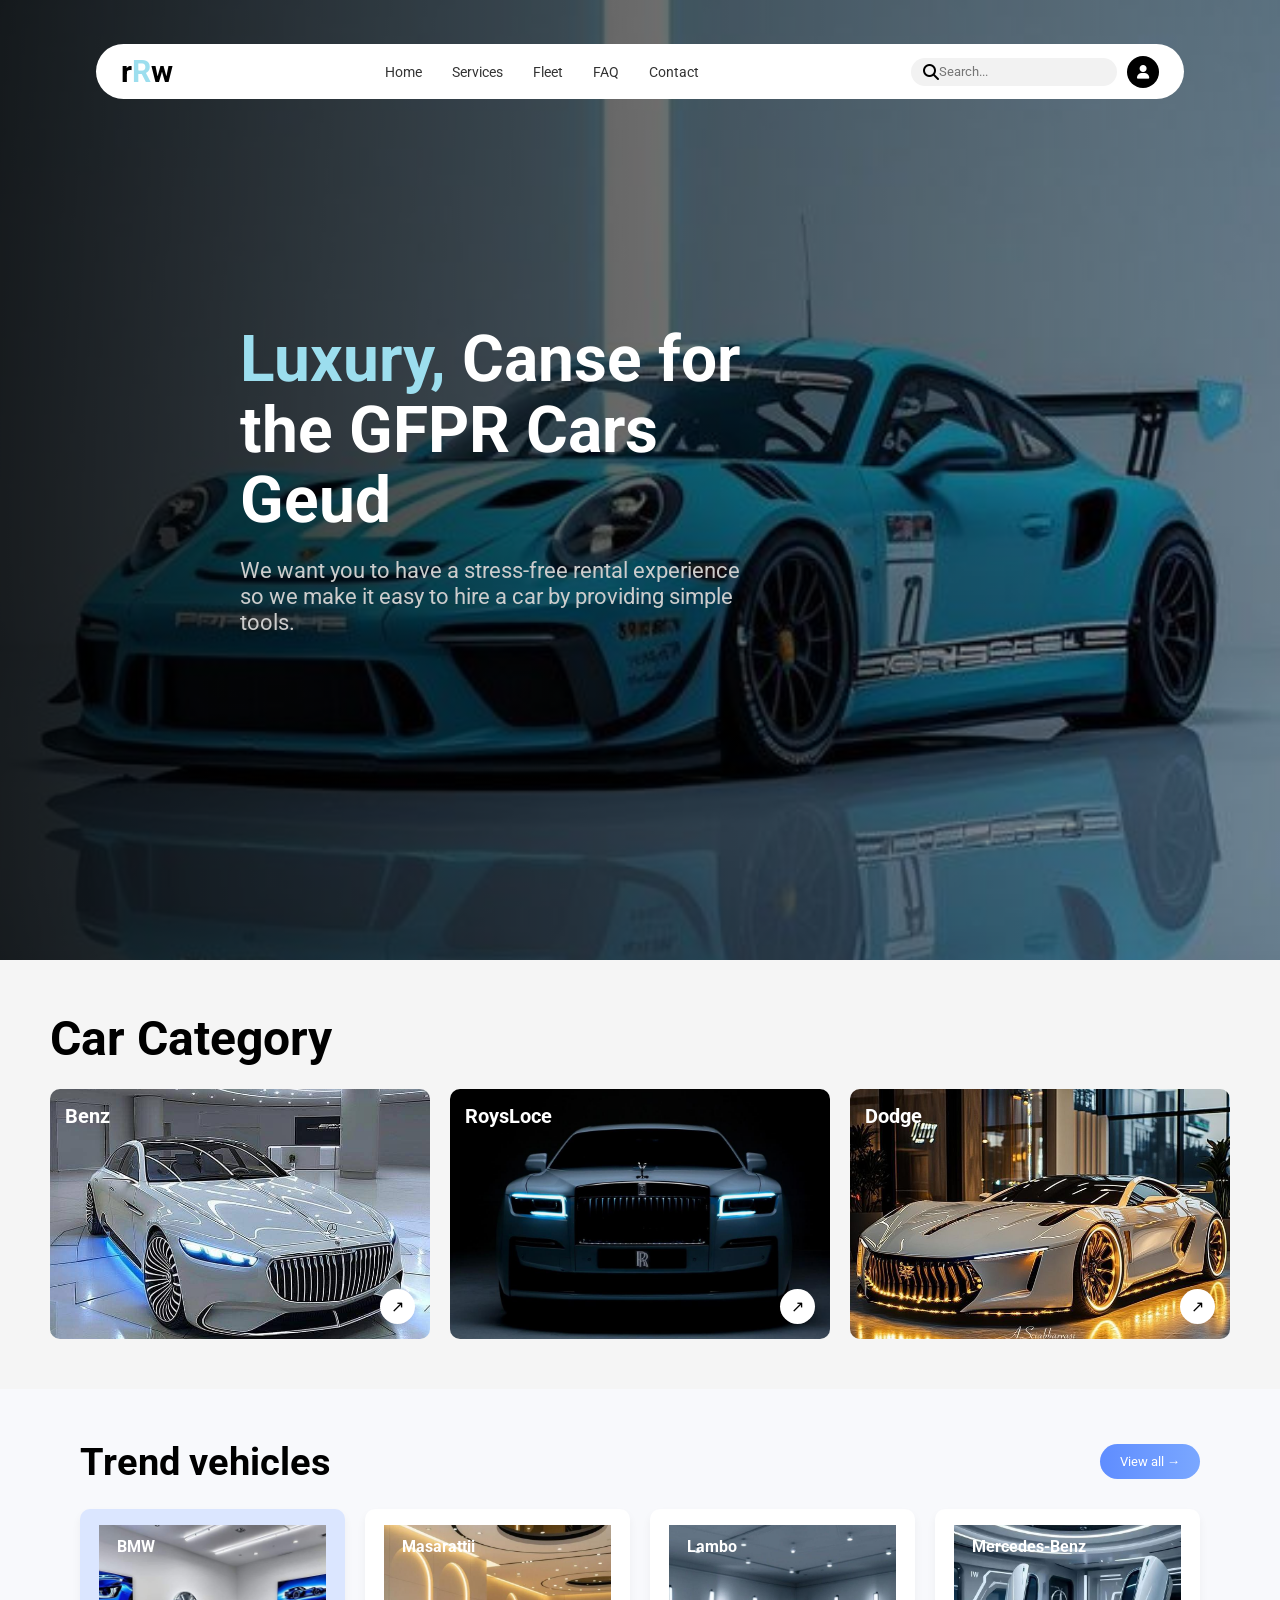
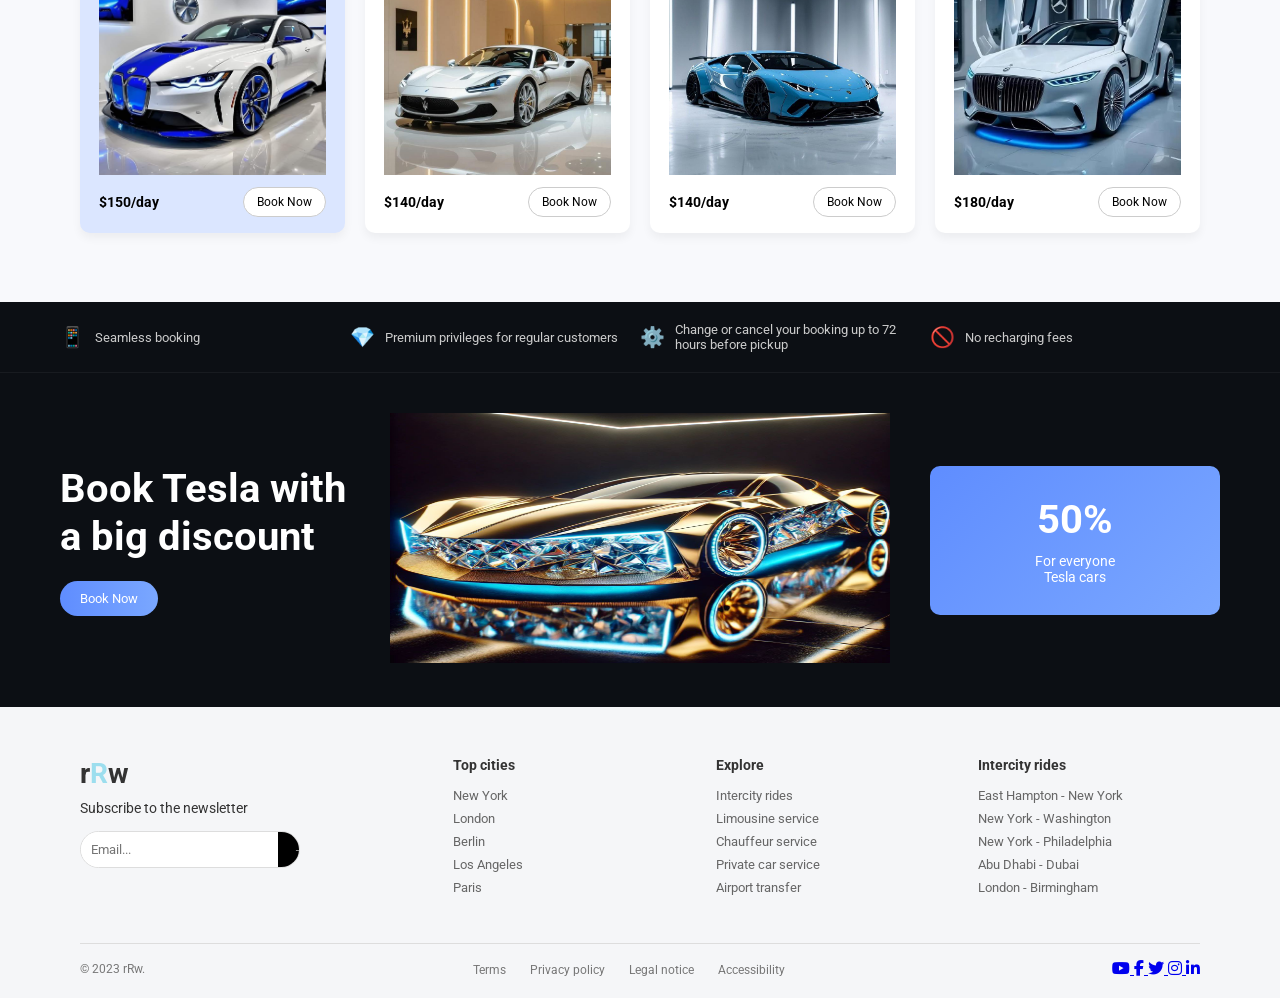
<file: index.html>
<!DOCTYPE html>
<html lang="en">
<head>
<meta charset="UTF-8">
<meta name="viewport" content="width=device-width, initial-scale=1.0">
<link href="https://fonts.googleapis.com/css2?family=Roboto&display=swap" rel="stylesheet">
<!-- ICONS -->

<link href="style.css" rel="stylesheet">

<link rel="stylesheet" href="https://cdnjs.cloudflare.com/ajax/libs/font-awesome/6.5.0/css/all.min.css">
<title>Trend section</title>
</head>


 
</head>

<body>

<!-- NAVBAR -->
<nav>
  <div class="logo">r<span class="primary-color">R</span>w</div>

  <ul class="nav-links">
    <li><a href="index.html">Home</a></li>
    <li><a href="#">Services</a></li>
    <li><a href="#">Fleet</a></li>
    <li><a href="#">FAQ</a></li>
    <li><a href="#">Contact</a></li>
  </ul>

  <div class="right">
    <div class="search-box">
      <i class="fa fa-search"></i>
      <input type="text" placeholder="Search...">
    </div>
    <div class="icon">
      <i class="fa fa-user"></i>
    </div>
  </div>
  <!-- Mobile nav -->
   <div class="menu-toggle">
  <i class="fa fa-bars"></i>
</div>
</nav>

<!-- HERO -->
<section class="hero">
  <div class="overlay"></div>

  <div class="hero-content">
    <h1><span class="primary-color">Luxury,</span> Canse for the GFPR Cars Geud</h1>
    <p>
      We want you to have a stress-free rental experience so we make it easy to hire a car by providing simple tools.
    </p>
  </div>
<!-- 
  
  <div class="booking-box">

    
    <div class="tabs">
      <div class="tab active">Distance</div>
      <div class="tab">Hourly</div>
      <div class="tab">Flat Rate</div>
    </div>

    
    <div class="form">
      
      <div class="input-box">
        <label>Pick Up Address</label>
        <input type="text" placeholder="From: address, airport, hotel...">
      </div>

      <div class="input-box">
        <label>Drop Off Address</label>
        <input type="text" placeholder="From: address, airport, hotel...">
      </div>

      <div class="input-box">
        <label>Pick Up Date</label>
        <input type="date">
      </div>

      <div class="input-box">
        <label>Pick Up Time</label>
        <input type="time">
      </div>

      <button class="search-btn">Search</button>

    </div>

  </div>

</div>  -->

<!-- CATEGORY -->
</section>
<section class="categories">
  <h2>Car Category</h2>

  <div class="category-grid">
    
    <div class="card">
      <img src="images/benz-Lux.jpeg" alt="Audi">
      <h3>Benz</h3>
      <div class="arrow">↗</div>
    </div>

    <div class="card">
      <img src="images/D-roys.jpeg" alt="RoysLoce">
      <h3>RoysLoce</h3>
      <div class="arrow">↗</div>
    </div>

    <div class="card">
      <img src="images/masarattii.jpeg" alt="BMW">
      <h3>Dodge</h3>
      <div class="arrow">↗</div>
    </div>

    <!-- <div class="card">
      <img src="./images/porche (2).jpeg" alt="Porsche">
      <h3>Porsche</h3>
      <div class="arrow">↗</div>
    </div> -->

  </div>
</section>

<!-- TREND -->
  <section class="trend">
    <div class="trend-header">
      <h2>Trend vehicles</h2>
      <button class="view-all"><a href="trend.html">View all →</a></button>
    </div>
    
    <div class="trend-container">
      
      <!-- Card 1 -->
      <div class="card trend active">
        <img src="images/bmw-2.jpeg" alt="BMW i4">
        <h3>BMW</h3>
        <div class="card-footer">
          <span>$150/day</span>
          <button>
            <!-- STEP 1: BOOK NOW BUTTON (sends car data to cart page) -->

            <a href="cart.html?name=BMW i4&price=150&img=images/bmw-2.jpeg" class="btn">Book Now</a>
          </button>
        </div>
      </div>
      
      <!-- Card 2 -->
      <div class="card trend">
        <img src="images/masa.jpeg" alt="GLE">
        <h3>Masarattii</h3>
        <div class="card-footer">
          <span>$140/day</span>
          <button><a href="cart.html?name=Masarattii i4&price=150&img=images/masa.jpeg" class="btn">Book Now</a></button>
        </div>
      </div>
      
      <!-- Card 3 -->
      <div class="card trend">
        <img src="images/D-lambo.jpeg" alt="GLE">
        <h3>Lambo</h3>
        <div class="card-footer">
          <span>$140/day</span>
          <button>
            <a href="cart.html?name=Lambo i4&price=150&img=images/D-lambo.jpeg" class="btn">Book Now</a>
          </button>
        </div>
      </div>
      
      <!-- Card 4 -->
      <div class="card trend">
        <img src="images/BENZ.jpeg" alt="Porsche">
        <h3>Mercedes-Benz</h3>
        <div class="card-footer">
          <span>$180/day</span>
          <button>
            <a href="cart.html?name=Mercedes-Benz i4&price=150&img=images/BENZ.jpeg" class="btn">Book Now</a>
          </button>
        </div>
      </div>
      
    </div>
  </section>
  
  <section class="promo">
  
  <!-- TOP FEATURES -->
  <div class="features">
    <div class="feature">
      <span>📱</span>
      <p>Seamless booking</p>
    </div>
    
    <div class="feature">
      <span>💎</span>
      <p>Premium privileges for regular customers</p>
    </div>
    
    <div class="feature">
      <span>⚙️</span>
      <p>Change or cancel your booking up to 72 hours before pickup</p>
    </div>
    
    <div class="feature">
      <span>🚫</span>
      <p>No recharging fees</p>
    </div>
  </div>
  
  <!-- MAIN CONTENT -->
  <div class="promo-content">
    
    <div class="left">
      <h1>Book Tesla with<br>a big discount</h1>
      <button>Book Now</button>
    </div>
    
    <div class="car">
      <img src="images/bmw-1.jpeg" alt="Tesla">
    </div>
    
    <div class="discount">
      <h2>50%</h2>
      <p>For everyone<br>Tesla cars</p>
    </div>
    
  </div>
  
</section>
  <footer class="footer">
  
  <div class="footer-container">
    
    <!-- LEFT SIDE -->
    <div class="footer-left">
      <h2 class="logo">r<span class="primary-color">R</span>w</h2>
      <p>Subscribe to the newsletter</p>
      
      <div class="subscribe">
        <input type="email" placeholder="Email...">
        <button>→</button>
      </div>
    </div>
    
    <!-- COLUMN 1 -->
    <div class="footer-col">
      <h4>Top cities</h4>
      <ul>
        <li>New York</li>
        <li>London</li>
        <li>Berlin</li>
        <li>Los Angeles</li>
        <li>Paris</li>
      </ul>
    </div>
    
    <!-- COLUMN 2 -->
    <div class="footer-col">
      <h4>Explore</h4>
      <ul>
        <li>Intercity rides</li>
        <li>Limousine service</li>
        <li>Chauffeur service</li>
        <li>Private car service</li>
        <li>Airport transfer</li>
      </ul>
    </div>
    
    <!-- COLUMN 3 -->
    <div class="footer-col">
      <h4>Intercity rides</h4>
      <ul>
        <li>East Hampton - New York</li>
        <li>New York - Washington</li>
        <li>New York - Philadelphia</li>
        <li>Abu Dhabi - Dubai</li>
        <li>London - Birmingham</li>
      </ul>
    </div>
    
  </div>
  
  <!-- BOTTOM BAR -->
  <div class="footer-bottom">
    <p>©️ 2023 rRw.</p>
    
    <div class="links">
      <a href="#">Terms</a>
      <a href="#">Privacy policy</a>
      <a href="#">Legal notice</a>
      <a href="#">Accessibility</a>
    </div>
    
   <div class="socials">
  <a href="https://www.youtube.com/" target="_blank">
    <i class="fab fa-youtube"></i>
  </a>
  
  <a href="https://www.facebook.com/" target="_blank">
    <i class="fab fa-facebook-f"></i>
  </a>
  
  <a href="https://twitter.com/" target="_blank">
    <i class="fab fa-twitter"></i>
  </a>
  
  <a href="https://www.instagram.com/" target="_blank">
    <i class="fab fa-instagram"></i>
  </a>
  
  <a href="https://www.linkedin.com/" target="_blank">
    <i class="fab fa-linkedin-in"></i>
  </a>
</div>
  </div>
  
</footer>
<script src="script.js"></script>
</body>
</html>
</file>
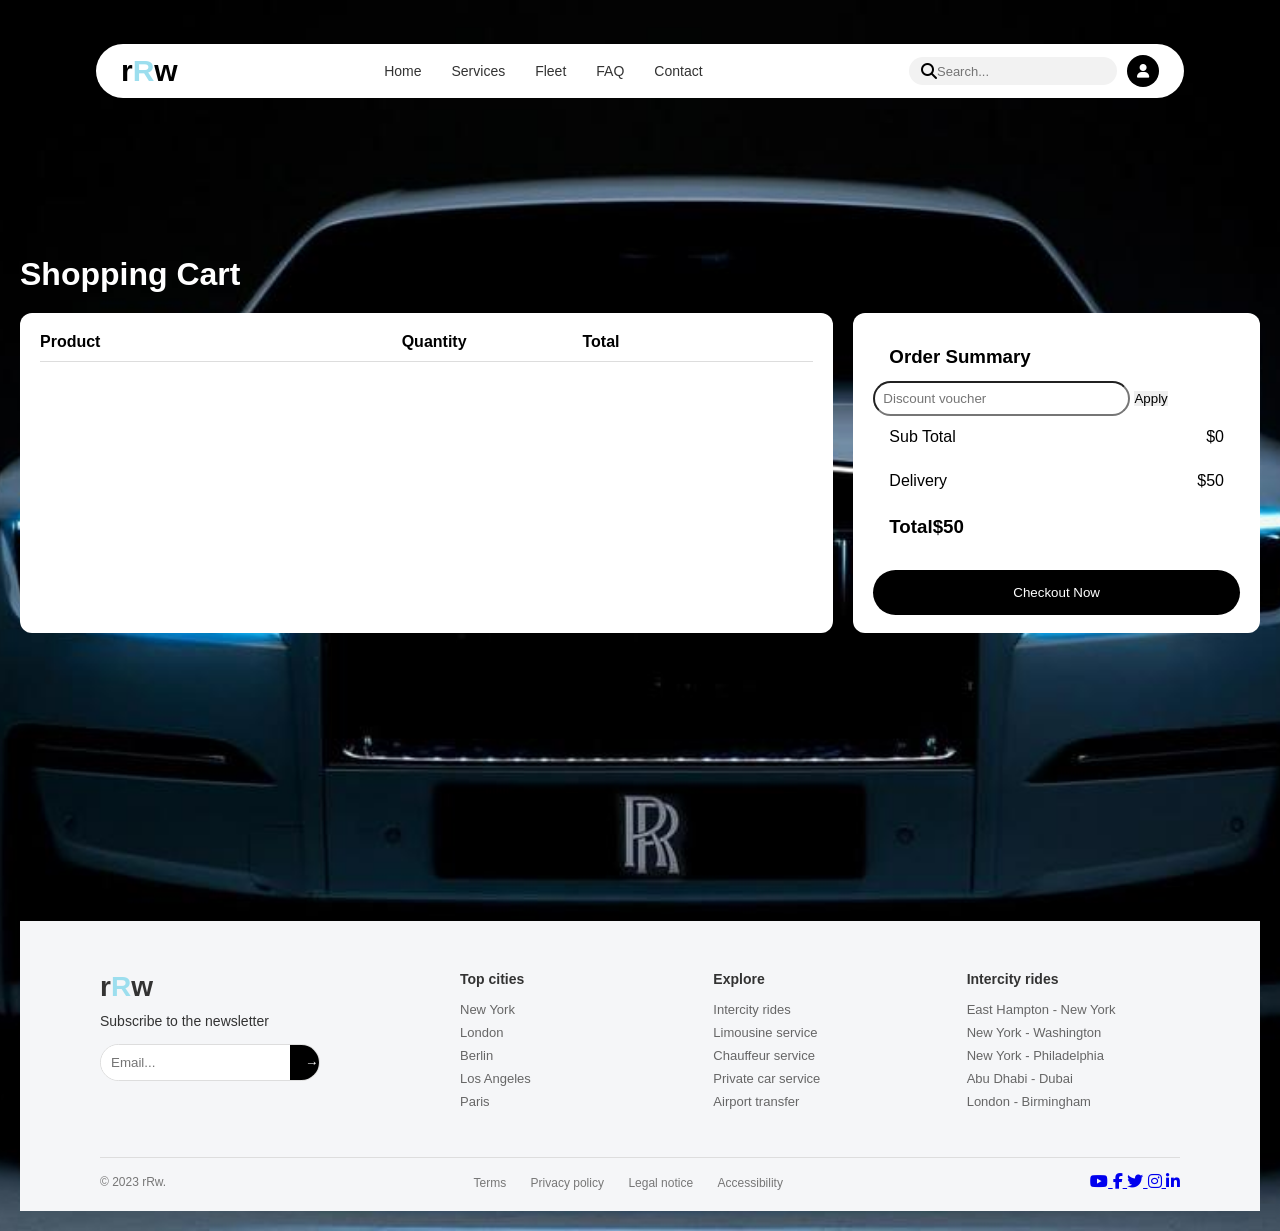
<file: cart.html>
<!-- STEP 3: FULL CART PAGE WITH PERFECT UI -->

<!DOCTYPE html>
<html lang="en">
<head>
<meta charset="UTF-8">
<meta name="viewport" content="width=device-width, initial-scale=1.0">
<link rel="stylesheet" href="style.css">
<link rel="stylesheet" href="https://cdnjs.cloudflare.com/ajax/libs/font-awesome/6.5.0/css/all.min.css" >
<title>Shopping Cart</title>

<style>
body {
  font-family: 'Segoe UI', sans-serif;
  background: #f6f6f6;
  padding: 20px;
  padding-top: 16rem;
  
  height:100%;
 
  
  background:url('images/D-roys.jpeg') center/cover no-repeat;
  font-family: Georgia, 'Times New Roman', Times, serif;
  
  align-items:center;
  


}

h1 { 
    margin-bottom: 20px;
    color: #fff;
}

.container {
  display: grid;
  grid-template-columns: 2fr 1fr;
  gap: 20px;
}

/* Overlay */


.cart, .summary{
  background: #fff;
  border-radius: 12px;
  padding: 20px;
  margin-bottom: 18rem;
}
.summary {
  height: 20rem;
}

/* HEADER */
.cart-header {
  display: grid;
  grid-template-columns: 2fr 1fr 1fr 50px;
  font-weight: bold;
  border-bottom: 1px solid #ddd;
  padding-bottom: 10px;
}

/* ITEM */
.cart-item {
  display: grid;
  grid-template-columns: 2fr 1fr 1fr 50px;
  align-items: center;
  padding: 15px 0;
  border-bottom: 1px solid #eee;
}

.product {
  display: flex;
  gap: 10px;
}

.product img {
  width: 60px;
  border-radius: 10px;
}

.qty-box {
  display: flex;
  gap: 10px;
}

.qty-box button {
  padding: 5px 10px;
  background: #eee;
  border-radius: 5px;
}

/* SUMMARY */

.summary input {
  width: 70%;
  padding: 8px;
  border-radius: 20px;
  
}

.summary p, h3 {
  padding: .8rem 1rem;
}
.summary p {
  display: flex;
  justify-content: space-between;
}

.checkout {
  width: 100%;
  padding: 15px;
  background: black;
  color: white;
  border-radius: 30px;
  margin-top: 20px;
}

button { border: none; cursor: pointer; }
</style>
</head>

<body>
    <!--  NAVBAR -->
  <div class="add-cart">

  
  <nav>
  <div class="logo">r<span class="primary-color">R</span>w</div>

  <ul class="nav-links">
    <li><a href="index.html">Home</a></li>
    <li><a href="trend.html">Services</a></li>
    <li><a href="#">Fleet</a></li>
    <li><a href="#">FAQ</a></li>
    <li><a href="#">Contact</a></li>
  </ul>

  <div class="right">
    <div class="search-box">
      <i class="fa fa-search"></i>
      <input type="text" placeholder="Search...">
    </div>
    <div class="icon">
      <i class="fa fa-user"></i>
    </div>
  </div>
  <!-- Mobile nav -->
   <div class="menu-toggle">
  <i class="fa fa-bars"></i>
</div>
</nav>

<h1 class="cart-head">Shopping Cart</h1>

<div class="container">

<!-- CART -->
<div class="cart">
  <div class="cart-header">
    <div>Product</div>
    <div>Quantity</div>
    <div>Total</div>
    <div></div>
  </div>

  <div id="cart-items"></div>
</div>

<!-- SUMMARY -->
<div class="summary">
  <h3>Order Summary</h3>

  <input type="text" placeholder="Discount voucher">
  <button>Apply</button>

  <p><span>Sub Total</span><span>$<span id="subtotal">0</span></span></p>
  <p><span>Delivery</span><span>$50</span></p>

  <h3><span>Total</span><span>$<span id="total">0</span></span></h3>

  <!-- STEP 4 BUTTON -->
  <button class="checkout" onclick="payWithPaystack()">Checkout Now</button>
</div>

</div>
<footer class="footer">
  
  <div class="footer-container">
    
    <!-- LEFT SIDE -->
    <div class="footer-left">
      <h2 class="logo">r<span class="primary-color">R</span>w</h2>
      <p>Subscribe to the newsletter</p>
      
      <div class="subscribe">
        <input type="email" placeholder="Email...">
        <button>→</button>
      </div>
    </div>
    
    <!-- COLUMN 1 -->
    <div class="footer-col">
      <h4>Top cities</h4>
      <ul>
        <li>New York</li>
        <li>London</li>
        <li>Berlin</li>
        <li>Los Angeles</li>
        <li>Paris</li>
      </ul>
    </div>
    
    <!-- COLUMN 2 -->
    <div class="footer-col">
      <h4>Explore</h4>
      <ul>
        <li>Intercity rides</li>
        <li>Limousine service</li>
        <li>Chauffeur service</li>
        <li>Private car service</li>
        <li>Airport transfer</li>
      </ul>
    </div>
    
    <!-- COLUMN 3 -->
    <div class="footer-col">
      <h4>Intercity rides</h4>
      <ul>
        <li>East Hampton - New York</li>
        <li>New York - Washington</li>
        <li>New York - Philadelphia</li>
        <li>Abu Dhabi - Dubai</li>
        <li>London - Birmingham</li>
      </ul>
    </div>
    
  </div>
  
  <!-- BOTTOM BAR -->
  <div class="footer-bottom">
    <p>©️ 2023 rRw.</p>
    
    <div class="links">
      <a href="#">Terms</a>
      <a href="#">Privacy policy</a>
      <a href="#">Legal notice</a>
      <a href="#">Accessibility</a>
    </div>
    
   <div class="socials">
  <a href="https://www.youtube.com/" target="_blank">
    <i class="fab fa-youtube"></i>
  </a>
  
  <a href="https://www.facebook.com/" target="_blank">
    <i class="fab fa-facebook-f"></i>
  </a>
  
  <a href="https://twitter.com/" target="_blank">
    <i class="fab fa-twitter"></i>
  </a>
  
  <a href="https://www.instagram.com/" target="_blank">
    <i class="fab fa-instagram"></i>
  </a>
  
  <a href="https://www.linkedin.com/" target="_blank">
    <i class="fab fa-linkedin-in"></i>
  </a>
</div>
  </div>
  
</footer>

<script>

// STEP 2 SCRIPT (AUTO ADD)
const params = new URLSearchParams(window.location.search);
const name = params.get("name");
const price = params.get("price");
const img = params.get("img");

let cart = JSON.parse(localStorage.getItem("cart")) || [];

if (name && price) {
  let existing = cart.find(item => item.name === name);

  if (existing) {
    existing.qty += 1;
  } else {
    cart.push({
      name,
      price: Number(price),
      img,
      qty: 1
    });
  }

  localStorage.setItem("cart", JSON.stringify(cart));
  window.history.replaceState({}, document.title, "cart.html");
}

// RENDER CART
function renderCart() {
  let container = document.getElementById("cart-items");
  container.innerHTML = "";
  let subtotal = 0;

  cart.forEach((item, index) => {
    let total = item.price * item.qty;
    subtotal += total;

    container.innerHTML += `
      <div class="cart-item">
        <div class="product">
          <img src="${item.img}">
          <div>
            <strong>${item.name}</strong><br>
            $${item.price}
          </div>
        </div>

        <div class="qty-box">
          <button onclick="changeQty(${index}, -1)">-</button>
          ${item.qty}
          <button onclick="changeQty(${index}, 1)">+</button>
        </div>

        <div>$${total}</div>

        <button onclick="removeItem(${index})">🗑️</button>
      </div>
    `;
  });

  document.getElementById("subtotal").innerText = subtotal;
  document.getElementById("total").innerText = subtotal + 50;

  localStorage.setItem("cart", JSON.stringify(cart));
}

function changeQty(i, change) {
  cart[i].qty += change;
  if (cart[i].qty < 1) cart[i].qty = 1;
  renderCart();
}

function removeItem(i) {
  cart.splice(i, 1);
  renderCart();
}

renderCart();


// 🔴 STEP 4 — REAL PAYMENT (PAYSTACK)

function payWithPaystack() {
  let total = document.getElementById("total").innerText;

  let handler = PaystackPop.setup({
    key: "YOUR_PUBLIC_KEY_HERE", // 🔥 PUT YOUR PAYSTACK KEY
    email: "customer@email.com",
    amount: total * 100,
    currency: "NGN",

    callback: function(response) {
      alert("Payment Successful ✅ Ref: " + response.reference);
      localStorage.removeItem("cart");
      window.location.href = "index.html";
    },

    onClose: function() {
      alert("Payment Cancelled");
    }
  });

  handler.openIframe();
}
</script>

<script src="script.js"></script>
</div>

</body>
</html>
</file>
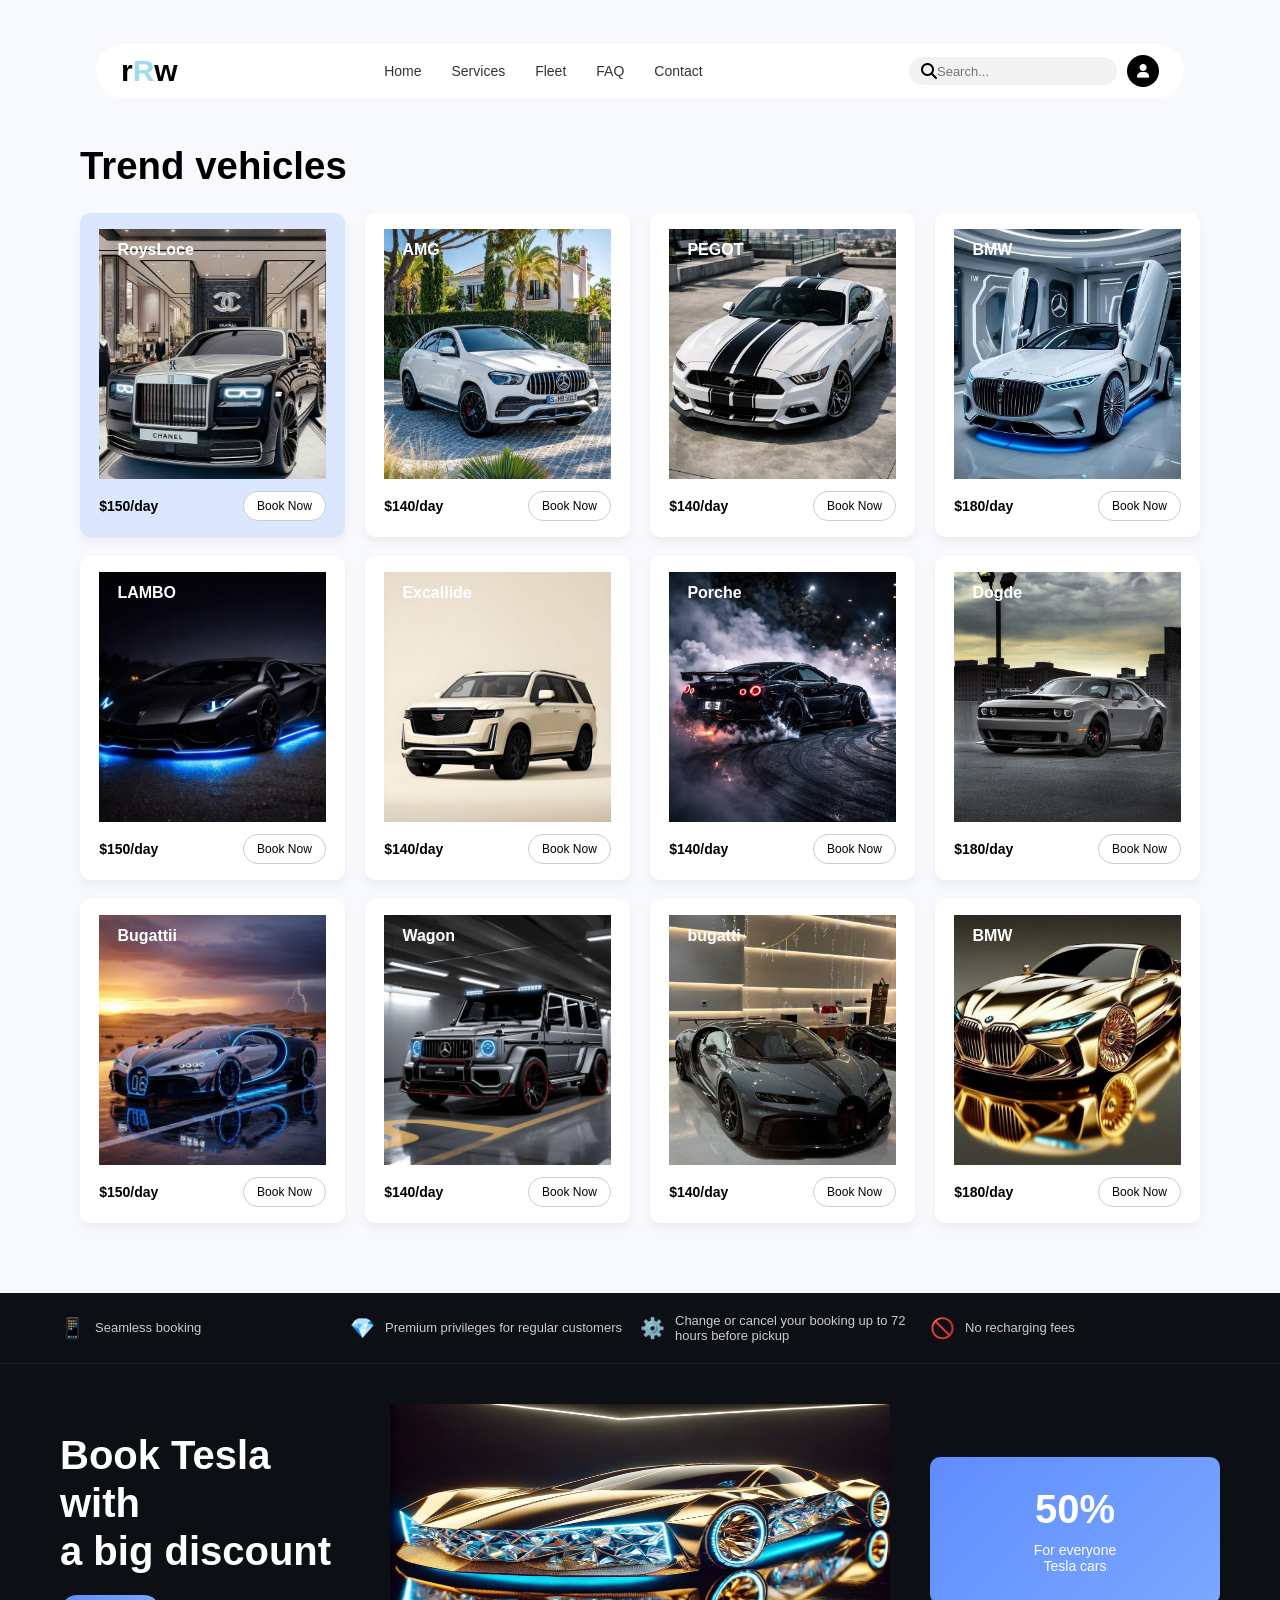
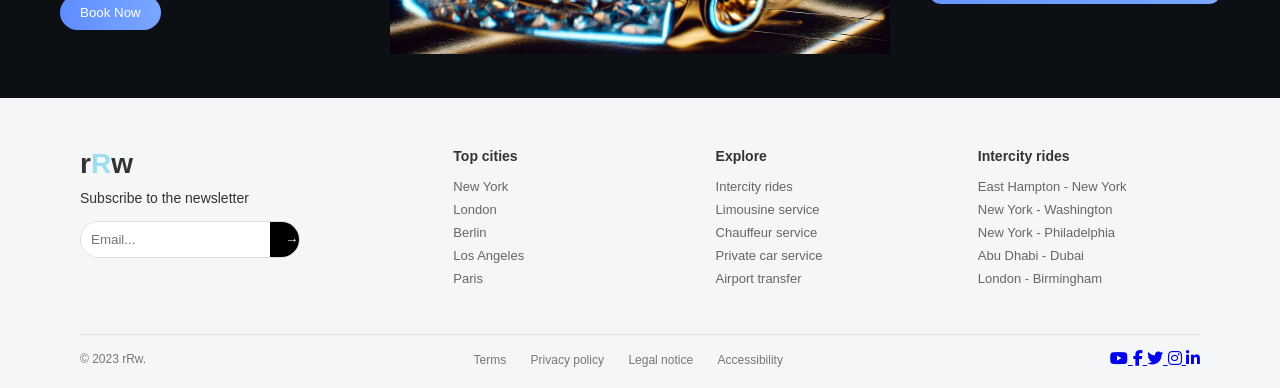
<file: trend.html>
<!DOCTYPE html>
<html lang="en">
<head>
<meta charset="UTF-8">
<meta name="viewport" content="width=device-width, initial-scale=1.0">


<!-- ICONS -->
<link rel="stylesheet" href="https://cdnjs.cloudflare.com/ajax/libs/font-awesome/6.5.0/css/all.min.css" >
<link href="style.css" rel="stylesheet">

<link rel="stylesheet" href="https://cdnjs.cloudflare.com/ajax/libs/font-awesome/6.5.0/css/all.min.css">
  <title>Car Rental</title>
</head>
<body>
<!--  NAVBAR -->
<nav>
  <div class="logo">r<span class="primary-color">R</span>w</div>

  <ul class="nav-links">
    <li><a href="index.html">Home</a></li>
    <li><a href="#">Services</a></li>
    <li><a href="#">Fleet</a></li>
    <li><a href="#">FAQ</a></li>
    <li><a href="#">Contact</a></li>
  </ul>

  <div class="right">
    <div class="search-box">
      <i class="fa fa-search"></i>
      <input type="text" placeholder="Search...">
    </div>
    <div class="icon">
      <i class="fa fa-user"></i>
    </div>
  </div>
  <!-- Mobile nav -->
   <div class="menu-toggle">
  <i class="fa fa-bars"></i>
</div>
</nav>


    


<!-- TREND -->
  <section class="trend shop">
    <div class="trend-header">
      <h2>Trend vehicles</h2>
      <!-- <button class="view-all">View all →</button> -->
    </div>
    
    <div class="trend-container">
      
      <!-- Card 1 -->
      <div class="card trend active">
        <img src="images/roys-lux.jpeg" alt="BMW i4">
        <h3>RoysLoce</h3>
        <div class="card-footer">
          <span>$150/day</span>
          <button><a href="cart.html?name=RoysLoce i4&price=150&img=images/roys-lux.jpeg" class="btn">Book Now</a></button>
        </div>
      </div>
      
      <!-- Card 2 -->
      <div class="card trend">
        <img src="images/AMG.jpeg" alt="AMG">
        <h3>AMG</h3>
        <div class="card-footer">
          <span>$140/day</span>
          <button><a href="cart.html?name=AMG i4&price=150&img=images/AMG.jpeg" class="btn">Book Now</a></button>
        </div>
      </div>
      
      <!-- Card 3 -->
      <div class="card trend">
        <img src="images/pegot-lat.jpeg" alt="Pegot">
        <h3>PEGOT</h3>
        <div class="card-footer">
          <span>$140/day</span>
          <button><a href="cart.html?name=PEGOT i4&price=150&img=images/pegot-lat.jpeg" class="btn">Book Now</a></button>
        </div>
      </div>
      
      <!-- Card 4 -->
      <div class="card trend">
        <img src="images/lat-benz.jpeg" alt="BMW">
        <h3>BMW</h3>
        <div class="card-footer">
          <span>$180/day</span>
          <button><a href="cart.html?name=BMW i4&price=150&img=images/lat-benz.jpeg" class="btn">Book Now</a></button>
        </div>
      </div>
      
    </div>

    <!-- Colum 3 -->
    <div class="trend-container">
      
      <!-- Card 1 -->
      <div class="card trend">
        <img src="images/bamb-b.jpeg" alt="lambogini">
        <h3>LAMBO</h3>
        <div class="card-footer">
          <span>$150/day</span>
          <button><a href="cart.html?name=LAMBO i4&price=150&img=images/bamb-b.jpeg" class="btn">Book Now</a></button>
        </div>
      </div>
      
      <!-- Card 2 -->
      <div class="card trend">
        <img src="images/Excallade.jpeg" alt="Excallide">
        <h3>Excallide</h3>
        <div class="card-footer">
          <span>$140/day</span>
          <button><a href="cart.html?name=Excallide i4&price=150&img=images/Excallade.jpeg" class="btn">Book Now</a></button>
        </div>
      </div>
      
      <!-- Card 3 -->
      <div class="card trend">
        <img src="images/porche-1.jpeg" alt="GLE">
        <h3>Porche</h3>
        <div class="card-footer">
          <span>$140/day</span>
          <button><a href="cart.html?name=Bugattii i4&price=150&img=images/porche-1.jpeg" class="btn">Book Now</a></button>
        </div>
      </div>
      
      <!-- Card 4 -->
      <div class="card trend">
        <img src="images/D-Dogde.jpeg" alt="Porsche">
        <h3>Dogde</h3>
        <div class="card-footer">
          <span>$180/day</span>
          <button><a href="cart.html?name=Dogde i4&price=150&img=images/D-Dogde.jpeg" class="btn">Book Now</a></button>
        </div>
      </div>
      
    </div>

    
    
    <!-- Colum 2 -->
    <div class="trend-container">
      
      <!-- Card 1 -->
      <div class="card trend">
        <img src="images/bugattii2.jpeg" alt="BMW i4">
        <h3>Bugattii</h3>
        <div class="card-footer">
          <span>$150/day</span>
          <button><a href="cart.html?name=Bugattii i4&price=150&img=images/bugattii2.jpeg" class="btn">Book Now</a></button>
        </div>
      </div>
      
      <!-- Card 2 -->
      <div class="card trend">
        <img src="images/wagon.jpeg" alt="wagon">
        <h3>Wagon</h3>
        <div class="card-footer">
          <span>$140/day</span>
          <button><a href="cart.html?name=Wagon i4&price=150&img=images/wagon.jpeg" class="btn">Book Now</a></button>
        </div>
      </div>
      
      <!-- Card 3 -->
      <div class="card trend">
        <img src="images/bugatti-lux2.jpeg" alt="">
        <h3>bugatti</h3>
        <div class="card-footer">
          <span>$140/day</span>
          <button><a href="cart.html?name=bugatti i4&price=150&img=images/bugatti-lux2.jpeg" class="btn">Book Now</a></button>
        </div>
      </div>
      
      <!-- Card 4 -->
      <div class="card trend">
        <img src="images/gold-BMW.jpeg" alt="Porsche">
        <h3>BMW</h3>
        <div class="card-footer">
          <span>$180/day</span>
          <button><a href="cart.html?name=BMW i4&price=150&img=images/gold-BMW.jpeg" class="btn">Book Now</a></button>
        </div>
      </div>
      
    </div>
  </section>
  
  <section class="promo">
  
  <!-- TOP FEATURES -->
  <div class="features">
    <div class="feature">
      <span>📱</span>
      <p>Seamless booking</p>
    </div>
    
    <div class="feature">
      <span>💎</span>
      <p>Premium privileges for regular customers</p>
    </div>
    
    <div class="feature">
      <span>⚙️</span>
      <p>Change or cancel your booking up to 72 hours before pickup</p>
    </div>
    
    <div class="feature">
      <span>🚫</span>
      <p>No recharging fees</p>
    </div>
  </div>
  
  <!-- MAIN CONTENT -->
  <div class="promo-content">
    
    <div class="left">
      <h1>Book Tesla with<br>a big discount</h1>
      <button>Book Now</button>
    </div>
    
    <div class="car">
      <img src="images/bmw-1.jpeg" alt="Tesla">
    </div>
    
    <div class="discount">
      <h2>50%</h2>
      <p>For everyone<br>Tesla cars</p>
    </div>
    
  </div>
  
</section>
  <footer class="footer">
  
  <div class="footer-container">
    
    <!-- LEFT SIDE -->
    <div class="footer-left">
      <h2 class="logo">r<span class="primary-color">R</span>w</h2>
      <p>Subscribe to the newsletter</p>
      
      <div class="subscribe">
        <input type="email" placeholder="Email...">
        <button>→</button>
      </div>
    </div>
    
    <!-- COLUMN 1 -->
    <div class="footer-col">
      <h4>Top cities</h4>
      <ul>
        <li>New York</li>
        <li>London</li>
        <li>Berlin</li>
        <li>Los Angeles</li>
        <li>Paris</li>
      </ul>
    </div>
    
    <!-- COLUMN 2 -->
    <div class="footer-col">
      <h4>Explore</h4>
      <ul>
        <li>Intercity rides</li>
        <li>Limousine service</li>
        <li>Chauffeur service</li>
        <li>Private car service</li>
        <li>Airport transfer</li>
      </ul>
    </div>
    
    <!-- COLUMN 3 -->
    <div class="footer-col">
      <h4>Intercity rides</h4>
      <ul>
        <li>East Hampton - New York</li>
        <li>New York - Washington</li>
        <li>New York - Philadelphia</li>
        <li>Abu Dhabi - Dubai</li>
        <li>London - Birmingham</li>
      </ul>
    </div>
    
  </div>
  
  <!-- BOTTOM BAR -->
  <div class="footer-bottom">
    <p>©️ 2023 rRw.</p>
    
    <div class="links">
      <a href="#">Terms</a>
      <a href="#">Privacy policy</a>
      <a href="#">Legal notice</a>
      <a href="#">Accessibility</a>
    </div>
    
   <div class="socials">
  <a href="https://www.youtube.com/" target="_blank">
    <i class="fab fa-youtube"></i>
  </a>
  
  <a href="https://www.facebook.com/" target="_blank">
    <i class="fab fa-facebook-f"></i>
  </a>
  
  <a href="https://twitter.com/" target="_blank">
    <i class="fab fa-twitter"></i>
  </a>
  
  <a href="https://www.instagram.com/" target="_blank">
    <i class="fab fa-instagram"></i>
  </a>
  
  <a href="https://www.linkedin.com/" target="_blank">
    <i class="fab fa-linkedin-in"></i>
  </a>
</div>
  </div>
  
</footer>
<script src="script.js"></script>
</body>
</html>
</file>
<file: style.css>
/* RESET */
 *{
  margin:0;
  padding:0;
  box-sizing:border-box;
  
  font-family: 'Roboto', sans-serif;

}

body{
  background: white;
  
}
/* UTILITY */
.primary-color {
  color: #9cdeee;
}

/* NAVBAR */
nav{
  position:absolute;
  top:20px;
  left:50%;
  transform:translateX(-50%);
  width:85%;
  background:#fff;
  border-radius:50px;
  display:flex;
  align-items:center;
  justify-content:space-between;
  padding:10px 25px;
  margin-top: 1.5rem;
  z-index:10;
}

.logo{
  font-size: 30px;
  font-weight:bold;
}

.nav-links{
  display:flex;
  gap:30px;
  list-style:none;
}

.nav-links a{
  text-decoration:none;
  color:#333;
  font-size:14px;
}

.right{
  display:flex;
  align-items:center;
  gap:10px;
}

.search-box{
  display:flex;
  align-items:center;
  background:#f2f2f2;
  padding:6px 12px;
  border-radius:20px;
}

.search-box input{
  border:none;
  outline:none;
  background:transparent;
  font-size:13px;
}

.icon{
  background:#000;
  color:#fff;
  width:32px;
  height:32px;
  display:flex;
  align-items:center;
  justify-content:center;
  border-radius:50%;
  font-size:14px;
}

/* HERO */
.hero{
  height:100vh;
  /* background:url('./images/Dodge\ \(2\).jpeg') center/cover no-repeat; */
  
  background:url('images/porche-Lux.jpeg') center/cover no-repeat;
  font-family: Georgia, 'Times New Roman', Times, serif;

  
  position:relative;
  display:flex;
  height: 60rem;
  align-items:center;
  
  padding:0 15rem;
}

.overlay{
  position:absolute;
  top:0;
  left:0;
  width:100%;
  height:100%;
  background:linear-gradient(to right, rgba(0,0,0,0.85), rgba(0,0,0,0.3));
}

.hero-content{
  position:relative;
  color:#fff;
  max-width:500px;
}

.hero-content h1{
  font-size: 4rem;
  line-height:1.1;
  margin-bottom:20px;
}

.hero-content p{
  font-size: 1.4rem;
  color:#ccc;
}

/* BOOKING BOX */
.booking{
  position:absolute;
  bottom:-40px;
  left:50%;
  transform:translateX(-50%);
  width:80%;
  background:#fff;
  border-radius:10px;
  padding:20px;
  box-shadow:0 10px 30px rgba(0,0,0,0.3);
}

.tabs{
  display:flex;
  gap:10px;
  margin-bottom:15px;
}

.tabs button{
  border:none;
  padding:8px 15px;
  background:#eee;
  cursor:pointer;
}

.tabs .active{
  background:#ddd;
}

.form{
  display:grid;
  grid-template-columns: repeat(5, 1fr);
  gap:10px;
}

.form input{
  padding:10px;
  border:1px solid #ccc;
  font-size:13px;
}

.search-btn{
  background:#5a7cff;
  color:#fff;
  border:none;
  cursor:pointer;
  
}
/* BOOKING CONTAINER */
.booking-box{
  width:90%;
  max-width:1000px;
}

/* TABS */
.tabs{
  display:flex;
}

.tab{
  flex:1;
  text-align:center;
  padding:12px;
  background:#e5e5e5;
  cursor:pointer;
  font-weight:500;
}

.tab.active{
  background:#fff;
  font-weight:bold;
}

/* FORM */
.form{
  display:flex;
  background:#fff;
  padding:20px;
  align-items:center;
  gap:15px;
}

/* INPUT BOX */
.input-box{
  flex:1;
  border-right:1px solid #ddd;
  padding-right:10px;
}

.input-box:last-child{
  border-right:none;
}

.input-box label{
  display:block;
  font-size:12px;
  color:#777;
  margin-bottom:5px;
}

.input-box input{
  width:100%;
  border:none;
  outline:none;
  font-size:14px;
}

/* SEARCH BUTTON */
.search-btn{
  background:#5b7cff;
  color:#fff;
  border:none;
  padding:15px 25px;
  cursor:pointer;
  font-size:14px;
  border-radius:3px;
}


/* Categories */
.categories {
  padding: 50px;
  background: #f5f5f5;
}

.categories h2 {
  font-size: 3rem;
  margin-bottom: 22px;
}

.category-grid {
  display: grid;
  grid-template-columns: repeat(auto-fit, minmax(250px, 1fr));
  gap: 20px;
}

.card {
  position: relative;
  overflow: hidden;
  border-radius: 10px;
  cursor: pointer;
}


.card img {
  width: 100%;
  height: 250px;
  object-fit: cover;
  display: block;
  transition: 0.3s ease;
}

/* Title on image */
.card h3 {
  position: absolute;
  top: 15px;
  left: 15px;
  color: white;
  font-size: 20px;
}

/* Arrow button */
.arrow {
  position: absolute;
  bottom: 15px;
  right: 15px;
  background: white;
  color: black;
  width: 35px;
  height: 35px;
  border-radius: 50%;
  display: flex;
  align-items: center;
  justify-content: center;
  font-size: 16px;
  transition: 0.3s;
}

/* Hover effect */
.card:hover img {
  transform: scale(1.05);
}

.card:hover .arrow {
  background: #007bff;
  color: white;
}

/* TREND */

.trend {
  padding: 50px 80px;
  background: #f8f9fc;
  font-family: Arial, sans-serif;
}

/* HEADER */
.trend-header {
  display: flex;
  justify-content: space-between;
  align-items: center;
  margin-bottom: 25px;
}

.trend-header h2 {
  font-size: 2.4rem;
  font-weight: bold;
}
.trend-header a {
  text-decoration: none;
  color: #fff;
}

.view-all  {
  background: linear-gradient(90deg, #5f8dff, #7aa7ff);
  color: #fff;
  border: none;
  padding: 10px 20px;
  border-radius: 20px;
  cursor: pointer;
}


/* CARDS CONTAINER */
.trend-container {
  display: grid;
  grid-template-columns: repeat(4, 1fr);
  gap: 20px;
  padding-bottom: 1.2rem;
}

/* CARD */
.card.trend {
  background: #fff;
  padding: 1rem 1.2rem;
  border-radius: 10px;
  text-align: left;
  box-shadow: 0 5px 10px rgba(0, 0, 0, 0.05);
  transition: 0.3s;
  
}
.card.trend a {
  text-decoration: none;
  color: #000;
}

/* Shop section */
.trend.shop {
  padding-top: 9rem;
}

.card.trend h3 {

  font-size: 16px;
  margin: .8rem 1.4rem;
  
}

/* ACTIVE CARD (blue like your design) */
.card.trend.active {
  background: #dbe6ff;
}

/* IMAGE */
.card.trend img {
  padding: .5.5rem;
  margin-bottom: 12px;
}

/* FOOTER */
.card-footer {
  display: flex;
  justify-content: space-between;
  align-items: center;
}

.card-footer span {
  font-size: 14px;
  font-weight: bold;
}

.card-footer button {
  padding: 7px 13px;
  border-radius: 20px;
  border: 1px solid #ccc;
  background: #fff;
  color: #000;
  cursor: pointer;
  font-size: 12px;
}
/* SECTION BACKGROUND */
.promo {
  background: #0c0f14;
  color: #fff;
  font-family: Arial, sans-serif;
}

/* FEATURES BAR */
.features {
  display: grid;
  grid-template-columns: repeat(4, 1fr);
  padding: 20px 60px;
  border-bottom: 1px solid rgba(255, 255, 255, 0.05);
}

.feature {
  display: flex;
  gap: 10px;
  align-items: center;
  font-size: 13px;
  color: #ccc;
}

.feature span {
  font-size: 20px;
}

/* MAIN CONTENT */
.promo-content {
  display: grid;
  grid-template-columns: 1fr 2fr 1fr;
  align-items: center;
  padding: 40px 60px;
  position: relative;
}

/* LEFT TEXT */
.left h1 {
  font-size: 40px;
  line-height: 1.2;
  margin-bottom: 20px;
}

.left button {
  background: linear-gradient(90deg, #5f8dff, #7aa7ff);
  border: none;
  padding: 10px 20px;
  border-radius: 20px;
  color: #fff;
  cursor: pointer;
}

/* CAR IMAGE */
.car img {
  width: 100%;
  max-height: 250px;
  /* object-fit: contain; */
  padding:  0 40px;
}

/* DISCOUNT BOX */
.discount {
  background: linear-gradient(135deg, #5f8dff, #7aa7ff);
  padding: 30px;
  border-radius: 10px;
  text-align: center;
}

.discount h2 {
  font-size: 40px;
  margin-bottom: 10px;
}

.discount p {
  font-size: 14px;
}

/* FOOTER */
.footer {
  background: #f5f6f8;
  padding: 50px 80px 20px;
  font-family: Arial, sans-serif;
  color: #333;
}

/* MAIN GRID */
.footer-container {
  display: grid;
  grid-template-columns: 1.5fr 1fr 1fr 1fr;
  gap: 40px;
  margin-bottom: 40px;
}

/* LEFT */
.footer-left .logo {
  font-size: 28px;
  font-weight: bold;
  margin-bottom: 10px;
}

.footer-left p {
  font-size: 14px;
  margin-bottom: 15px;
}

/* SUBSCRIBE */
.subscribe {
  display: flex;
  background: #fff;
  border-radius: 30px;
  overflow: hidden;
  width: 220px;
  border: 1px solid #ddd;
}

.subscribe input {
  border: none;
  padding: 10px;
  flex: 1;
  outline: none;
}

.subscribe button {
  background: #000;
  color: #fff;
  border: none;
  padding: 10px 15px;
  cursor: pointer;
}

/* COLUMNS */
.footer-col h4 {
  margin-bottom: 15px;
  font-size: 14px;
}

.footer-col ul {
  list-style: none;
  padding: 0;
}

.footer-col li {
  font-size: 13px;
  margin-bottom: 8px;
  color: #666;
}

/* BOTTOM BAR */
.footer-bottom {
  border-top: 1px solid #ddd;
  padding-top: 15px;
  display: flex;
  justify-content: space-between;
  align-items: center;
  flex-wrap: wrap;
}

.footer-bottom p {
  font-size: 12px;
  color: #777;
}

/* LINKS */
.footer-bottom .links a {
  margin: 0 10px;
  font-size: 12px;
  color: #777;
  text-decoration: none;
}

/* SOCIAL */
.socials span {
  margin-left: 10px;
  font-size: 14px;
  cursor: pointer;
}

 /* =========================
   RESPONSIVE DESIGN
========================= */

/* TABLET */
@media (max-width: 992px){

  nav{
    width: 95%;
    padding: 10px;
  }

  .nav-links{
    display: none;
  }

  .hero{
    padding: 14rem 2rem;
    height: auto;
  }

  .hero-content h1{
    font-size: 2.5rem;
  }

  .categories{
    padding: 30px;
  }
  .categories h2{
    font-size: 2rem;
  }

  .trend{
    padding: 30px;
  }

  .trend-container{
    grid-template-columns: repeat(2, 1fr);
  }

  .promo-content{
    grid-template-columns: 1fr;
    text-align: center;
    gap: 20px;
  }

  .features{
    grid-template-columns: repeat(2,1fr);
    gap: 15px;
  }

  .footer-container{
    grid-template-columns: repeat(2,1fr);
  }
}


/* MOBILE */
@media (max-width: 600px){

  /* NAV */
  nav{
    flex-direction: row;
    padding: 10px 15px;
  }

  .search-box{
    display: none;
  }

  /* HERO */
  .hero{
    padding: 13rem 1rem;
    height: auto;
  }

  .hero-content h1{
    font-size: 2rem;
  }

  .hero-content p{
    font-size: 1rem;
  }

  /* CATEGORY */
  .categories{
    padding: 20px;
  }

  .categories h2{
    font-size: 1.5rem;
  }

  /* TREND */
  .trend{
    padding: 20px;
  }

  .trend-container{
    grid-template-columns: 1fr;
  }

  /* PROMO */
  .features{
    grid-template-columns: 1fr;
    text-align: center;
  }

  .promo-content{
    grid-template-columns: 1fr;
  }

  .left h1{
    font-size: 1.8rem;
  }

  /* FOOTER */
  .footer{
    padding: 30px 20px;
  }

  .footer-container{
    grid-template-columns: 1fr;
    text-align: center;
  }

  .footer-bottom{
    flex-direction: column;
    gap: 10px;
    text-align: center;
  }

}

/* HAMBURGER (HIDDEN BY DEFAULT) */
.menu-toggle{
  display: none;
  font-size: 22px;
  cursor: pointer;
}

/* MOBILE ONLY */
@media(max-width:768px){

  /* SHOW HAMBURGER */
  .menu-toggle{
    display: block;
  }

  /* HIDE NORMAL MENU */
  .nav-links{
    position: absolute;
    top: 80px;
    left: 0;
    width: 100%;
    background: #fff;
    flex-direction: column;
    align-items: center;
    display: none;
    padding: 20px 0;
    box-shadow: 0 10px 20px rgba(0,0,0,0.1);
  }

  /* WHEN ACTIVE */
  .nav-links.active{
    display: flex;
  }

  /* OPTIONAL: hide search on mobile */
  .search-box{
    display: none;
  }
}
/* =========================
   RESPONSIVE DESIGN
========================= */

/* Tablet (≤ 1024px) */
@media (max-width: 1024px) {
  .container {
    grid-template-columns: 1fr; /* stack */
  }

  .summary {
    order: 1; /* move summary to top */
  }
}

/* Mini Tablet (≤ 768px) */
@media (max-width: 768px) {
  body {
    padding: 10px;
  }

  .cart-header {
    display: none; /* hide header for small screens */
  }

  .cart-item {
    grid-template-columns: 1fr;
    gap: 10px;
    background: #fafafa;
    padding: 15px;
    border-radius: 10px;
    margin-bottom: 10px;
  }

  .product {
    flex-direction: row;
  }

  .qty-box {
    justify-content: space-between;
  }

  .summary input {
    width: 60%;
  }
}

/* Mobile (≤ 480px) */
@media (max-width: 480px) {
  h1 {
    font-size: 20px;
  }

  .product img {
    width: 50px;
  }

  .checkout {
    font-size: 14px;
    padding: 12px;
  }

  .summary input {
    width: 55%;
    font-size: 12px;
  }
  .trend h2 {
    font-size: 2rem;
  }
  .summary {
    margin-top: 15px;
    box-shadow: 0 5px 15px rgba(0,0,0,0.05);
  }
  .summary .apply {
    padding: 6px 10px;
    font-size: 12px;
  }
}

/* Mobile (≤ 480px) */
@media (max-width: 480px) {

  body {
    padding: 10px;
  }

  h1 {
    font-size: 20px;
    text-align: center;
  }

  /* Cart items as cards */
  .cart-item {
    display: block;
    background: #fff;
    padding: 12px;
    border-radius: 12px;
    margin-bottom: 12px;
  }

  .product {
    display: flex;
    gap: 10px;
    margin-bottom: 10px;
  }

  .product img {
    width: 55px;
    height: 55px;
    object-fit: cover;
  }

  .qty-box {
    display: flex;
    justify-content: space-between;
    margin: 10px 0;
  }

  .qty-box button {
    padding: 6px 12px;
  }

  /* Price & delete */
  .cart-item div:last-child {
    display: flex;
    justify-content: space-between;
    align-items: center;
  }

}

/* ===== 📱 MOBILE & TABLET ===== */
@media (max-width: 768px) {

  /* Stack layout (cart on top, summary under) */
  .container {
    display: block !important;
  }

  .cart-head {
    font-size: 2rem;
  }

  .cart {
    margin-bottom: 15px;
  }

  .summary {
    margin-top: 10px;
  }
  
  .cart,
  .summary {
    width: 100% !important;
  }

  .cart {
    margin-bottom: 15px;
  }

  .summary {
    margin-top: 0;
  }


  /* General spacing */
  body {
    padding: 10px;
  }

  h1 {
    text-align: center;
    font-size: 20px;
  }

  /* Cart styling for mobile */
  .cart-header {
    display: none;
  }

  .cart-item {
    display: block;
    background: #fff;
    padding: 12px;
    border-radius: 12px;
    margin-bottom: 12px;
  }

  .product {
    margin-bottom: 10px;
  }

  .product img {
    width: 55px;
  }

  .qty-box {
    justify-content: space-between;
    margin: 10px 0;
  }

  /* Summary adjustments */
  .summary input {
    width: 60%;
    font-size: 12px;
  }

  .summary .apply {
    font-size: 12px;
    padding: 6px 10px;
  }

  .checkout {
    font-size: 14px;
    padding: 12px;
  }

 
/* Fix cart item layout on mobile */
  .cart-item {
    display: grid;
    grid-template-columns: 1fr; /* stack everything */
    gap: 10px;
  }

  /* Product row */
  .product {
    display: flex;
    align-items: center;
    gap: 10px;
  }

  /* Quantity + price + delete in one row */
  .cart-item > div:nth-child(2),
  .cart-item > div:nth-child(3),
  .cart-item > button {
    display: inline-block;
  }

  /* Create a proper bottom row */
  .cart-item {
    position: relative;
  }

  .qty-box {
    display: flex;
    justify-content: space-between;
    width: 100%;
  }

  /* Move delete icon to the right properly */
  .cart-item button {
    position: absolute;
    right: 10px;
    bottom: 10px;
    background: none;
    font-size: 18px;
  }
}
</file>
